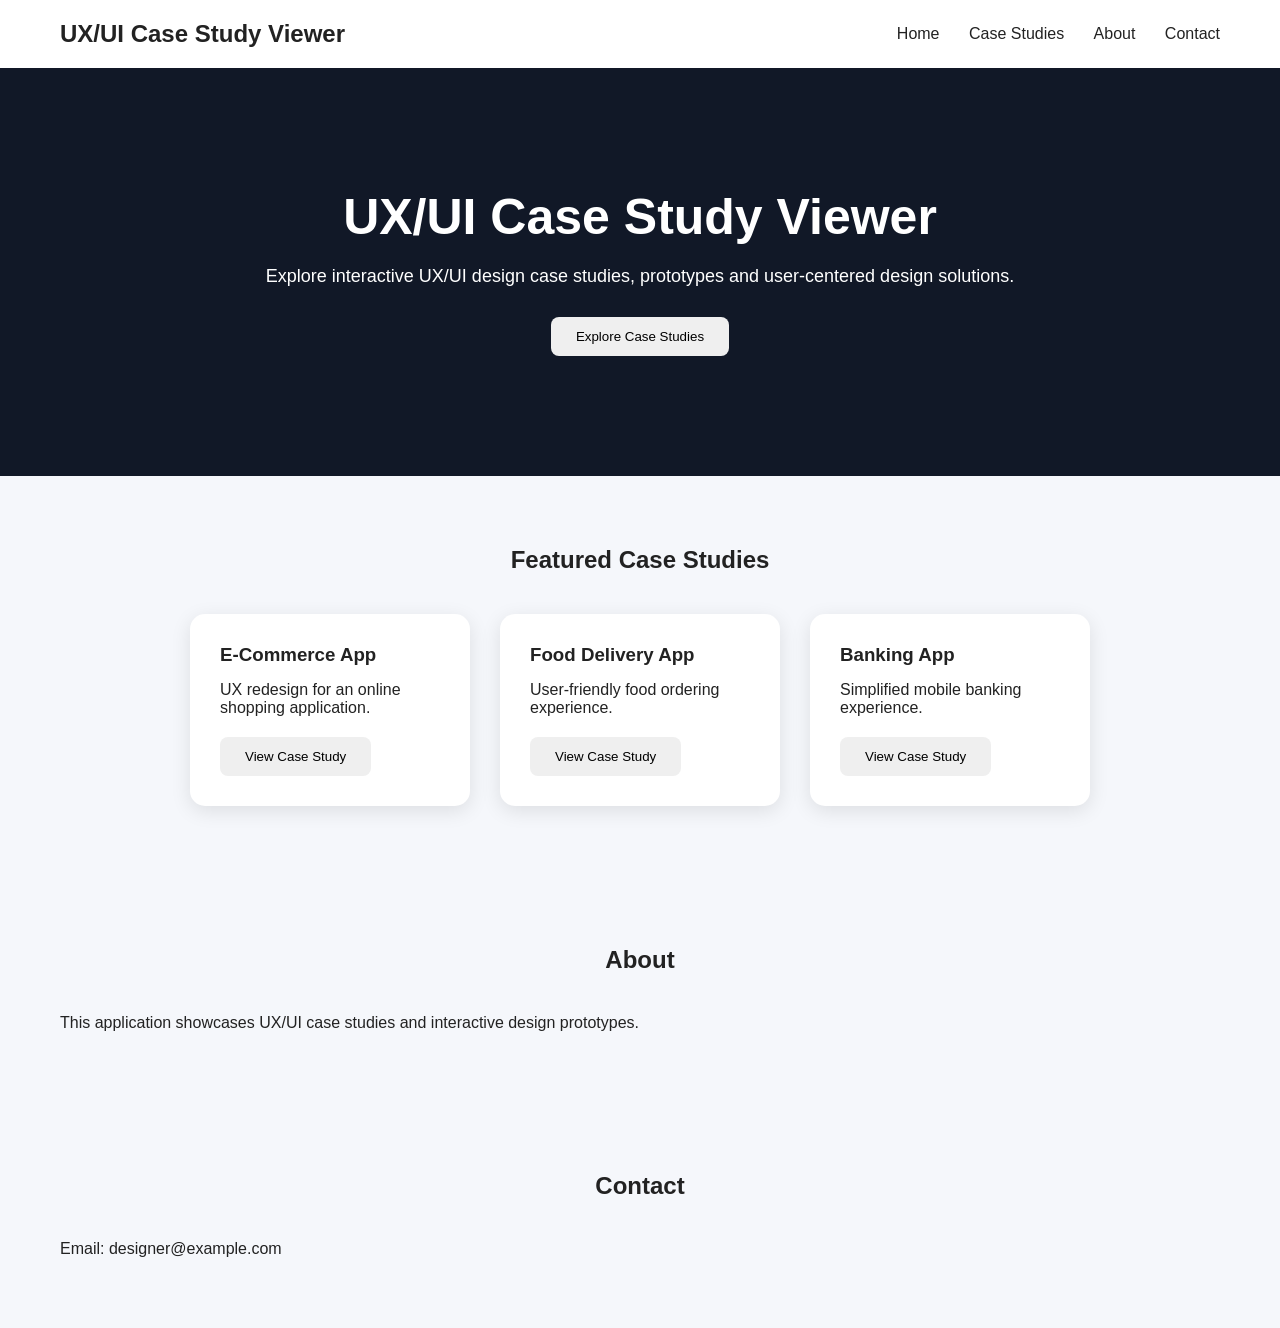
<file: index.html>
<!DOCTYPE html>
<html lang="en">

<head>
    <meta charset="UTF-8">
    <meta name="viewport" content="width=device-width, initial-scale=1.0">

    <title>UX/UI Case Study Viewer</title>

    <link rel="stylesheet" href="css/style.css">
</head>

<body>

    <header>
        <h2>UX/UI Case Study Viewer</h2>

        <nav>
            <a href="#home">Home</a>
            <a href="#cases">Case Studies</a>
            <a href="#about">About</a>
            <a href="#contact">Contact</a>
        </nav>
    </header>


    <section id="home" class="hero">

        <h1>UX/UI Case Study Viewer</h1>

        <p>
            Explore interactive UX/UI design case studies,
            prototypes and user-centered design solutions.
        </p>

        <button>Explore Case Studies</button>

    </section>


    <section id="cases">

        <h2>Featured Case Studies</h2>

        <div class="cases">

            <div class="card">
                <h3>E-Commerce App</h3>
                <p>
                    UX redesign for an online shopping application.
                </p>
                <button>View Case Study</button>
            </div>


            <div class="card">
                <h3>Food Delivery App</h3>
                <p>
                    User-friendly food ordering experience.
                </p>
                <button>View Case Study</button>
            </div>


            <div class="card">
                <h3>Banking App</h3>
                <p>
                    Simplified mobile banking experience.
                </p>
                <button>View Case Study</button>
            </div>

        </div>

    </section>


    <section id="about">

        <h2>About</h2>

        <p>
            This application showcases UX/UI case studies
            and interactive design prototypes.
        </p>

    </section>


    <section id="contact">

        <h2>Contact</h2>

        <p>Email: designer@example.com</p>

    </section>


    <script src="js/script.js"></script>

</body>

</html>
</file>
<file: css/style.css>
* {
    margin: 0;
    padding: 0;
    box-sizing: border-box;
}

body {
    font-family: Arial, sans-serif;
    background: #f5f7fb;
    color: #222;
}

header {
    display: flex;
    justify-content: space-between;
    align-items: center;

    padding: 20px 60px;

    background: white;
}

nav a {
    margin-left: 25px;
    text-decoration: none;
    color: #222;
}

.hero {
    text-align: center;

    padding: 120px 20px;

    background: #111827;
    color: white;
}

.hero h1 {
    font-size: 50px;
    margin-bottom: 20px;
}

.hero p {
    font-size: 18px;
    margin-bottom: 30px;
}

button {
    padding: 12px 25px;
    border: none;
    border-radius: 8px;
    cursor: pointer;
}

section {
    padding: 70px 60px;
}

section h2 {
    text-align: center;
    margin-bottom: 40px;
}

.cases {
    display: flex;
    gap: 30px;
    justify-content: center;
}

.card {
    background: white;

    width: 280px;

    padding: 30px;

    border-radius: 15px;

    box-shadow: 0 5px 20px rgba(0,0,0,0.1);
}

.card h3 {
    margin-bottom: 15px;
}

.card p {
    margin-bottom: 20px;
}
</file>
